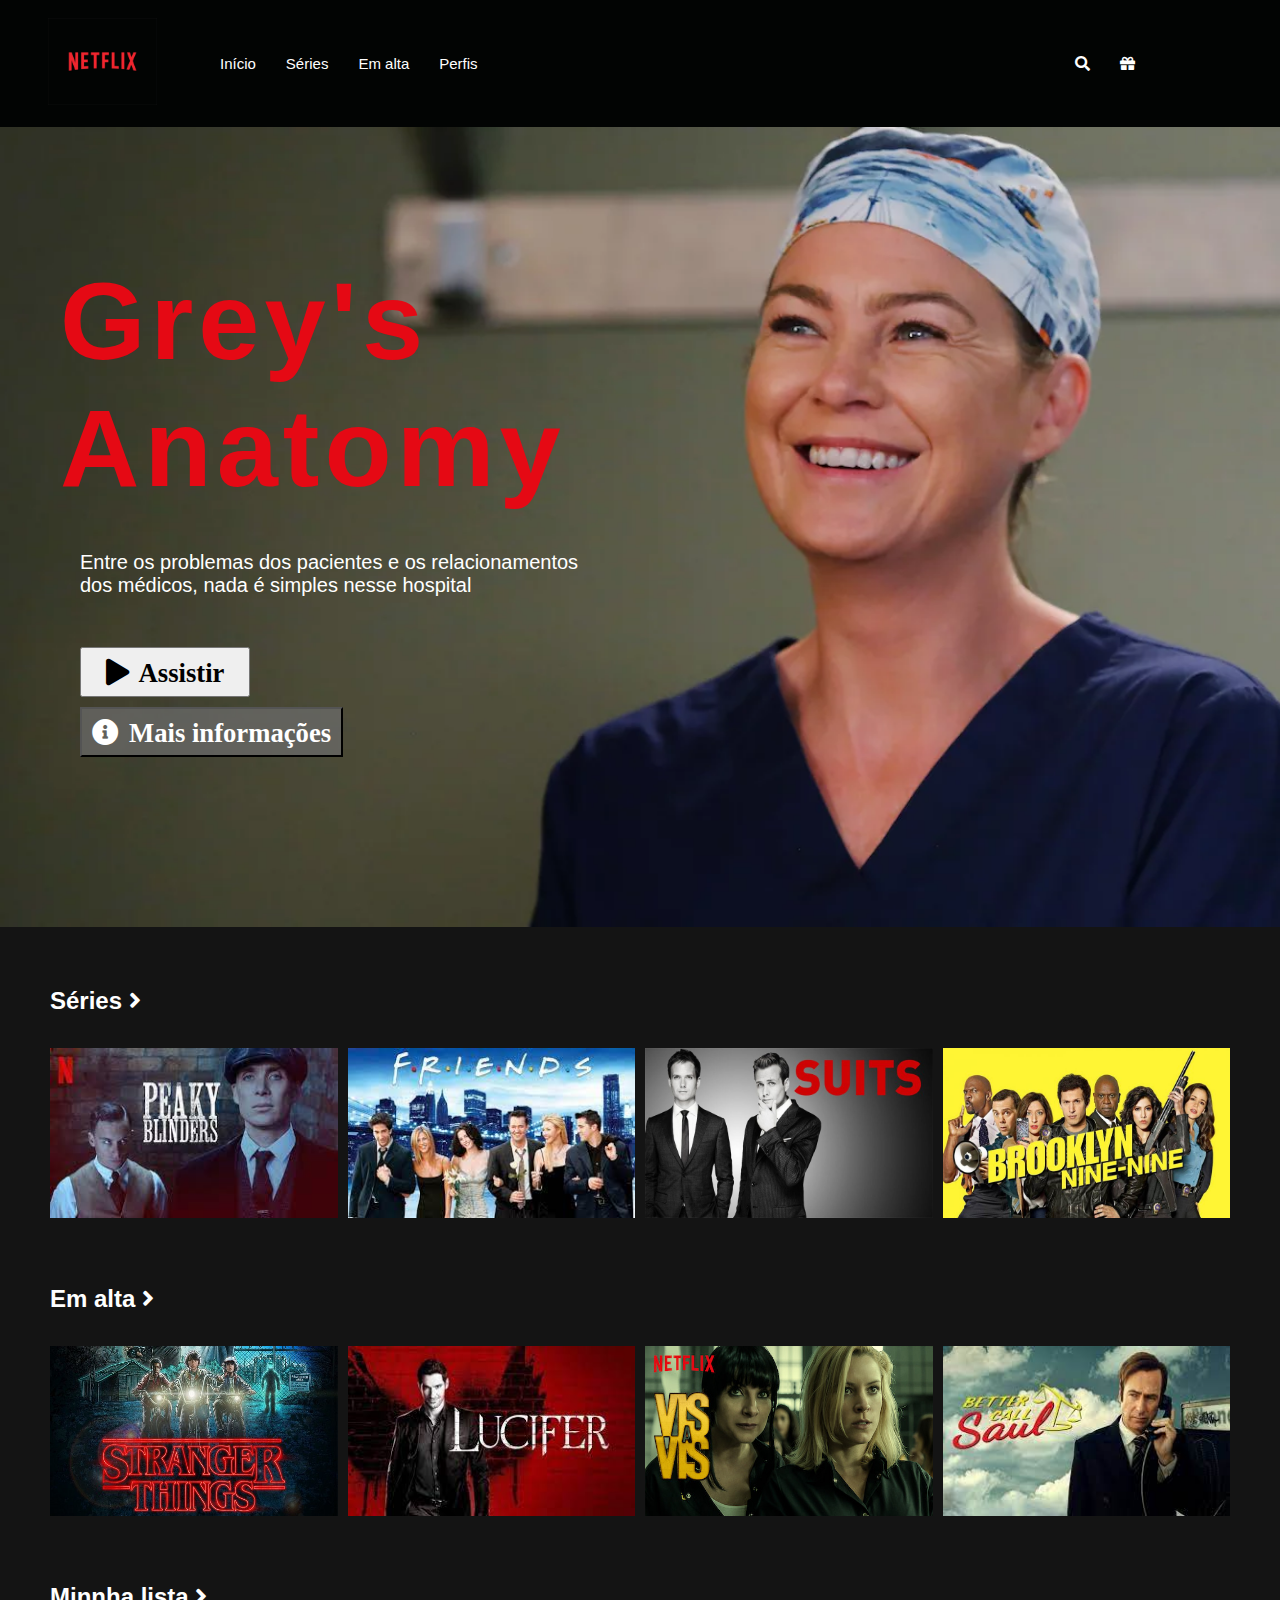
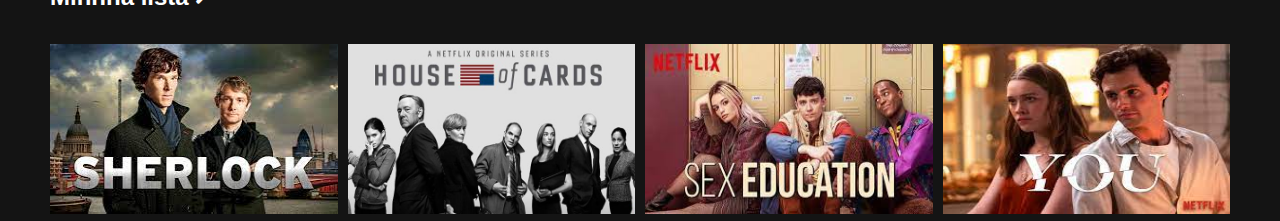
<file: index.html>
<!DOCTYPE html>
<html lang="pt-br">
<head>
    <meta charset="UTF-8">
    <meta name="viewport" content="width=device-width, initial-scale=1.0">
    <link rel="stylesheet" href="https://cdnjs.cloudflare.com/ajax/libs/font-awesome/5.15.3/css/all.min.css  ">     
    <link rel="stylesheet" href="style.css" type="text/css">
    <link rel="shortcut icon" href="img/Netflix_icon.svg.png" >
    <title>Netflix</title>
</head>
<body>
    <nav class="nav">
        <ul class="nav-principal">
            <li><a><img src="img/netflix.png" alt="" class="logo"></a></li>
            <li><a href="">Início</a></li>
            <li><a href="#series">Séries</a></li>
            <li><a href="#em-alta">Em alta</a></li>
            <li><a href="profile.html">Perfis</a></li>
            <li><a href="#minha-lista">Minha lista</a></li>
        </ul>
        <ul class="nav-direita">
            <li><a href=""><i class="fa fa-search" aria-hidden="true"></i></a></li>
            <li><a href=""><i class="fa fa-gift" aria-hidden="true"></i></a></li>
            <li><a href=""><i class="fa fa-bell-o" aria-hidden="true"></i></a></li>
        </ul>
    </nav>

    <header class="serie-principal">
        <div class="content">
            <h1>Grey's Anatomy</h2>
            <p>Entre os problemas dos pacientes e os relacionamentos dos médicos, nada é simples nesse hospital</p>
            <button class="btn1"><i class="fas fa-play fa-2x"><span>Assistir</span></i></button>
            <button class="btn2"><i class="fas fa-info-circle fa-2x"><span>Mais informações</span></i></button>
        </div>
    </header>
    <section class="lista-conteudo" id="series">
        <h2>Séries <i class="fas fa-angle-right"></i></h2>
        <div class="content">
            <li><a href=""><img src="img/serie1.jpg" alt=""></a></li>
            <li><a href=""><img src="img/serie2.png" alt=""></a></li>
            <li><a href=""><img src="img/serie3.jpg" alt=""></a></li>
            <li><a href=""><img src="img/serie4.jpg" alt=""></a></li>
            <li><a href=""><img src="img/serie5.jpg" alt=""></a></li>
            <li><a href=""><img src="img/serie6.jpg" alt=""></a></li>
        </div>
    </section>

    <section class="lista-conteudo" id="em-alta">
        <h2>Em alta <i class="fas fa-angle-right"></i></h2>
        <div class="content">
            <li><a href=""><img src="img/serie7.jpg" alt=""></a></li>
            <li><a href=""><img src="img/serie8.jpg" alt=""></a></li>
            <li><a href=""><img src="img/serie9.jpg" alt=""></a></li>
            <li><a href=""><img src="img/serie10.jpg" alt=""></a></li>
            <li><a href=""><img src="img/serie11.jpg" alt=""></a></li>
            <li><a href=""><img src="img/serie12.jpg" alt=""></a></li>
        </div>
    </section>

    <section class="lista-conteudo" id="minha-lista">
        <h2>Minnha lista <i class="fas fa-angle-right"></i></h2>
        <div class="content">
            <li><a href=""><img src="img/serie13.jpg" alt=""></a></li>
            <li><a href=""><img src="img/serie14.jpg" alt=""></a></li>
            <li><a href=""><img src="img/serie15.jpg" alt=""></a></li>
            <li><a href=""><img src="img/serie16.jpg" alt=""></a></li>
            <li><a href=""><img src="img/serie17.jpg" alt=""></a></li>
            <li><a href=""><img src="img/serie18.jpg" alt=""></a></li>
        </div>
    </section>
</body> 
</html>
</file>
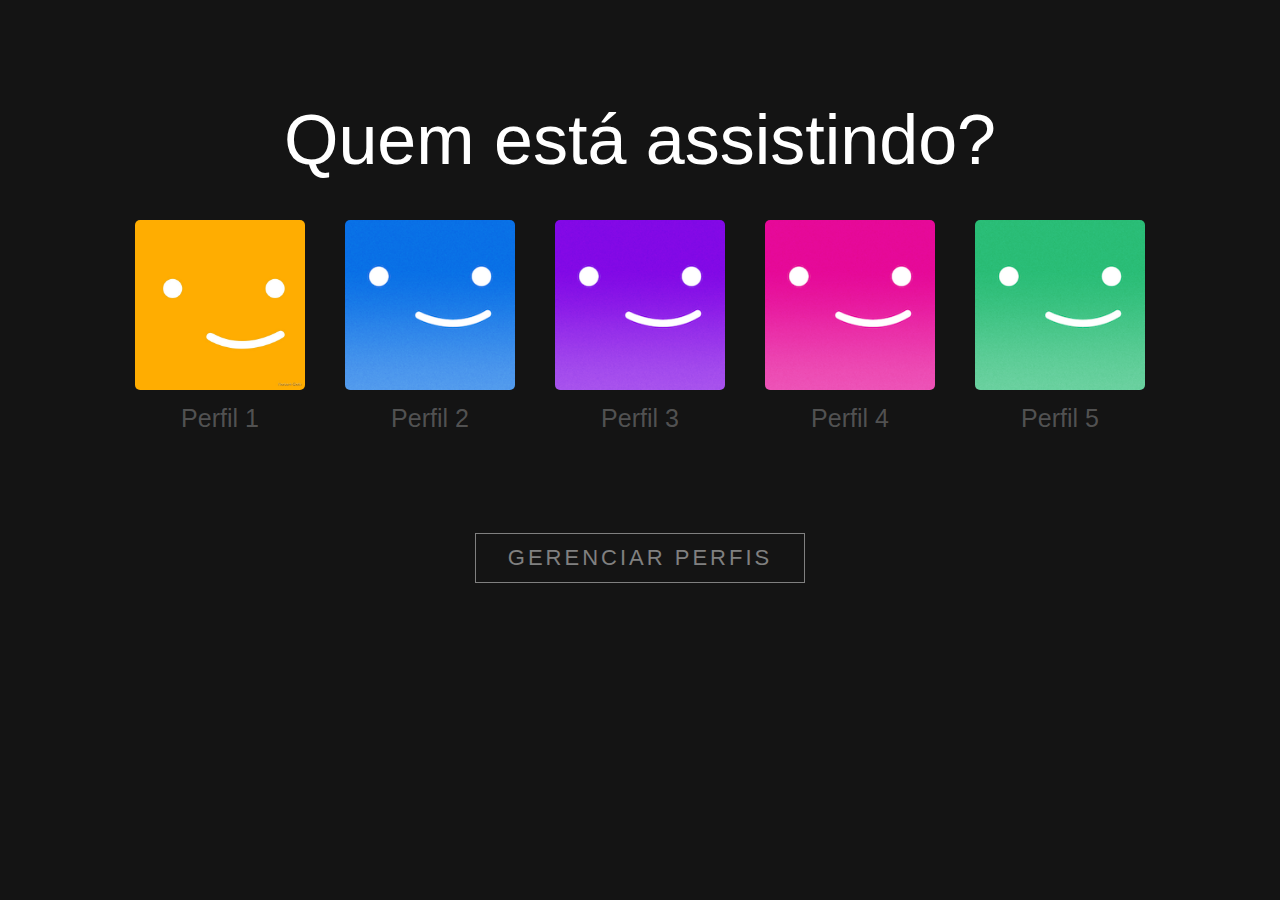
<file: profile.html>
<!DOCTYPE html>
<html lang="pt-br">
<head>
    <meta charset="UTF-8">
    <meta name="viewport" content="width=device-width, initial-scale=1.0">
    <link rel="stylesheet" href="https://cdnjs.cloudflare.com/ajax/libs/font-awesome/5.15.3/css/all.min.css  ">     
    <link rel="stylesheet" href="style.css" type="text/css">
    <link rel="shortcut icon" href="img/Netflix_icon.svg.png" >
    <title>Netflix</title>

    <title>Document</title>
</head>
<body>
    <nav class="nav">
        <ul class="nav-principal">
            <li>
                <a><img src="img/netflix.png" alt="" class="logo"></a>
            </li>
        </ul>
    </nav>
    <main class="container">

        <h1>Quem está assistindo?</h1>

        <div class="perfis">
            <div class="perfil">
                <a href="index.html">
                    <img src="img/profile1.jpg" alt="">
                    <p>Perfil 1</p>
                </a>
            </div>

            <div class="perfil">
                <a href="index.html">
                    <img src="img/profile2.jpg" alt="">
                    <p>Perfil 2</p>
                </a>
            </div>

            <div class="perfil">
                <a href="index.html">
                    <img src="img/profile3.jpg" alt="">
                    <p>Perfil 3</p>
                </a>
            </div>

            <div class="perfil">
                <a href="index.html">
                    <img src="img/profile4.jpg" alt="">
                    <p>Perfil 4</p>
                </a>
            </div>
            
            <div class="perfil">
                <a href="index.html">
                    <img src="img/profile5.jpg" alt="">
                    <p>Perfil 5</p>
                </a>
            </div>
        </div>

        <button>Gerenciar Perfis</button>
    </main>
</body>
</html>
</file>
<file: style.css>
* {
    margin: 0;
    padding: 0;
    box-sizing: border-box;
}

body {
    background-color: #141414;
    font-family: 'Helvetica Neue',Helvetica,Arial,sans-serif;
    font-size: 16px;
    color: #fff;
}

a {
    text-decoration: none;
    color: #fff;
    font-size: 15px;
}

ul {
    list-style: none;
}

li {
    list-style: none;
}

/*NAV*/

.nav {
    width: 100%;
    height: 100%;
    background-color: #020403;
    display: grid;
    grid-template-columns: 1fr 1fr;
    position: sticky;
    top: 0;
}

.logo {
    margin: 0 30px;
    width: 115px;
    height: 100%;
    border: 3px solid #020403;
}

.nav-principal, .nav-direita{
    display: flex;
    align-items: center;
}

.nav-principal li, .nav-direita li {
    padding: 15px;
}

.nav-direita {
    justify-content: flex-end;
}

.nav-direita{
    margin: 0 130px;
}

/*HEADER*/

.serie-principal {
    height: 800px;
    background: url("img/serie.webp") no-repeat top/cover;
}

.serie-principal .content {
    width: 50%;
    padding: 100px 60px;
}

.serie-principal .content h1{
    color: #E50914;
    font-weight: bold;
    font-size: 130px;
    font-family:Impact, Haettenschweiler, 'Arial Narrow Bold', sans-serif;
    letter-spacing: 5px;
}

.serie-principal .content p {
    margin-top: 40px;
    margin-left: 20px;
    font-size: 30px;
}

.btn1 {
    width: 190px;
    height: 50px;
    margin-top: 50px;
    padding: 10px;
    cursor: pointer;
}

.btn1:hover, .btn2:hover {
    opacity: 0.8;
}

.serie-principal .content span {
    margin-left: 10px;
}

.btn2 {
    margin-left: 20px;
    background-color: rgba(109,109,110,0.7);
    height: 50px;
    color: #fff;
    padding: 10px;
    font-weight: bold;
    cursor: pointer;
}

/*SERIES*/

.lista-conteudo {
    margin-top: 30px;
}

.lista-conteudo h2{
    margin-top: 15px 0 0 10px;
    padding: 30px 50px;
}

.lista-conteudo .content {
    display: grid;
    grid-template-columns: repeat(6, 1fr);
    grid-gap: 10px;
    padding: 3px 50px;
}

.lista-conteudo .content img {
    width: 100%;
    height: 170px;
}

.lista-conteudo .content img:hover {
    border: 3px solid #fff;
    opacity: 0.75;
}
/*PERFIS*/

.perfis {
    display: flex;
    justify-content: center;
    max-height: 1200px;
    margin: 0 auto;
    width: 70%;
}

.container {
    width: 60%;
    margin: 100px auto;
    text-align: center;
}

.container h1 {
    font-weight: normal;
    font-size: 70px;
    margin-bottom: 15px;
}

.container button {
    margin-top: 100px;
    width: 330px;
    height: 50px;
    padding: 10px 20px;
    border: 1px solid gray;
    background-color: #141414;
    color: gray;
    text-transform: uppercase;
    font-size: 22px;
    letter-spacing: 3px;
}

.perfil {
    padding: 0 20px;
}

.perfil img {
    width: 170px;
    margin-top: 25px;
    border-radius: 5px;
}

.perfil a:hover img {
    border: 5px solid #fff;
}
.perfil p {
    margin-top: 10px;
    font-size: 25px;
    color: rgba(109,109,110,0.7)
}

/*RESPONSIVIDADE*/

@media screen and (max-width:1300px){
    .lista-conteudo .content {
        grid-template-columns: repeat(4, 1fr);
    }

    .serie-principal .content h1 {
        font-size: 110px;
        margin-top: 30px;
    }

    .lista-conteudo .content li:nth-child(2) {
        display: none;
    }

    .serie-principal .content p {
        font-size: 20px;
    }

    .btn1 {
        width: 170px;
        display: block;
        margin-bottom: 10px;
        margin-left: 20px;
    }

    li:last-child {
        display: none;
    }
}

@media screen and (max-width: 960px){
    .lista-conteudo .content {
        grid-template-columns: repeat(3, 1fr);
    }
    .lista-conteudo .content li:nth-child(4) {
        display: none;
    }

    li:nth-child(4) {
        display: none;
    }

    .serie-principal .content p {
        font-size: 22px;
    }

    .serie-principal .content h1 {
        font-size: 80px;

    }

    .btn2 {
        width: 300px;
    }


}

@media screen and (max-width: 760px){
    .lista-conteudo .content {
        grid-template-columns: repeat(2, 1fr);
        
    }

    .lista-conteudo .content li:nth-child(5) {
        display: none;
    }

    .seta {
        margin-left: 86.5%;
    }

    .seta:hover {
        margin-left: 87%;
    }

    .serie-principal p {
        display: none;
    }

    .serie-principal .content h1 {
        font-size: 66px;
        margin-top: 30px;
    }
}

@media screen and (max-width: 500px){
    .lista-conteudo .content {
        grid-template-columns: repeat(1, 1fr);
    }


    .serie-principal .content .btn2 {
        width: 270px;
    }
}
</file>
